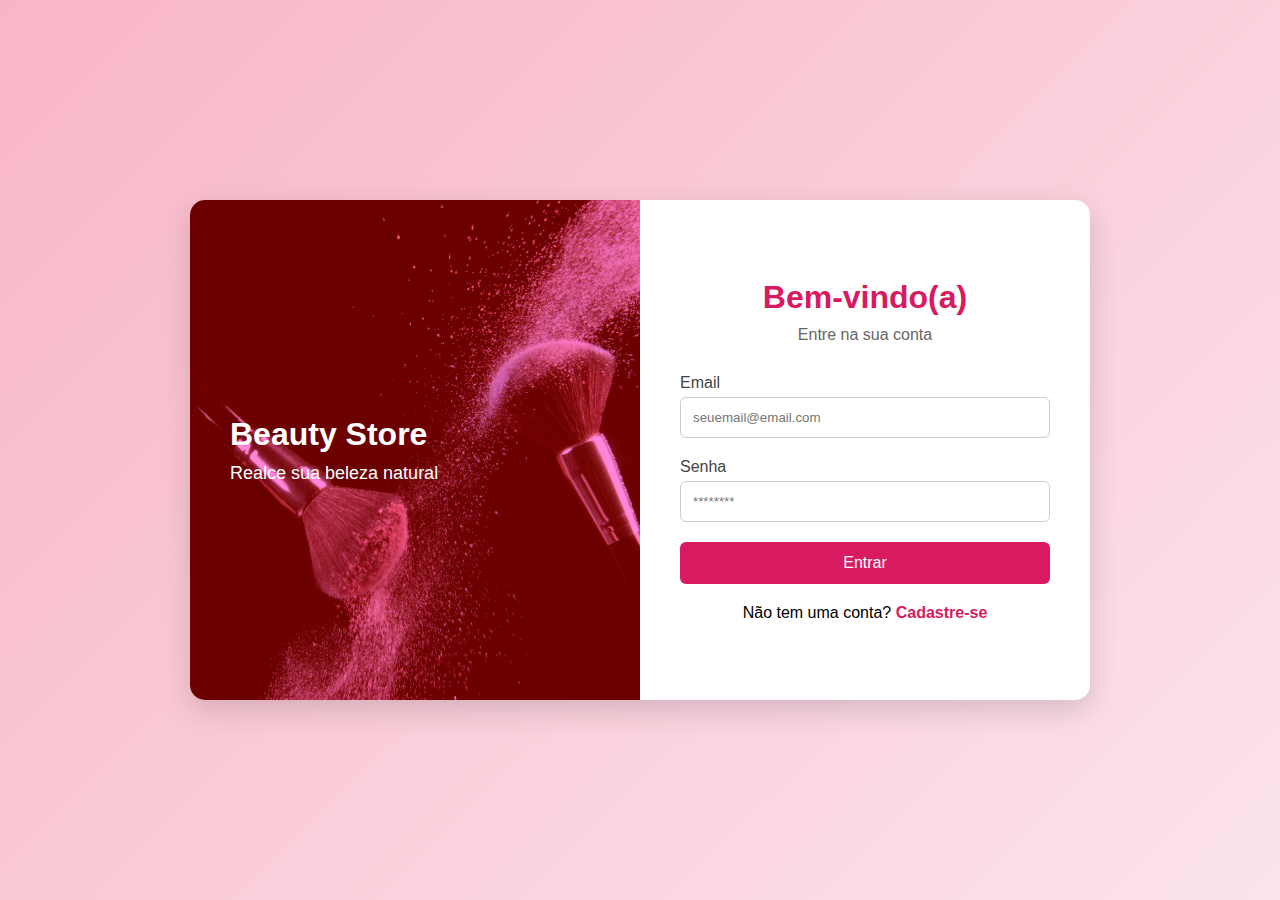
<file: index.html>
<!DOCTYPE html>
<html lang="pt-br">
<head>
  <meta charset="UTF-8">
  <title>Login | Beauty</title>
  <link rel="stylesheet" href="estilo.css">
</head>
<body>

  <div class="login-container">

    <div class="login-image">
      <h2>Beauty Store</h2>
      <p>Realce sua beleza natural</p>
    </div>

    <div class="login-box">
      <h1>Bem-vindo(a)</h1>
      <p>Entre na sua conta</p>

      <form>
        <label>Email</label>
        <input type="email" placeholder="seuemail@email.com" required>

        <label>Senha</label>
        <input type="password" placeholder="********" required>

        <button type="submit">Entrar</button>
      </form>

      <span>
        Não tem uma conta?
        <a href="cadastro.html">Cadastre-se</a>
      </span>
    </div>

  </div>

</body>
</html>
</file>
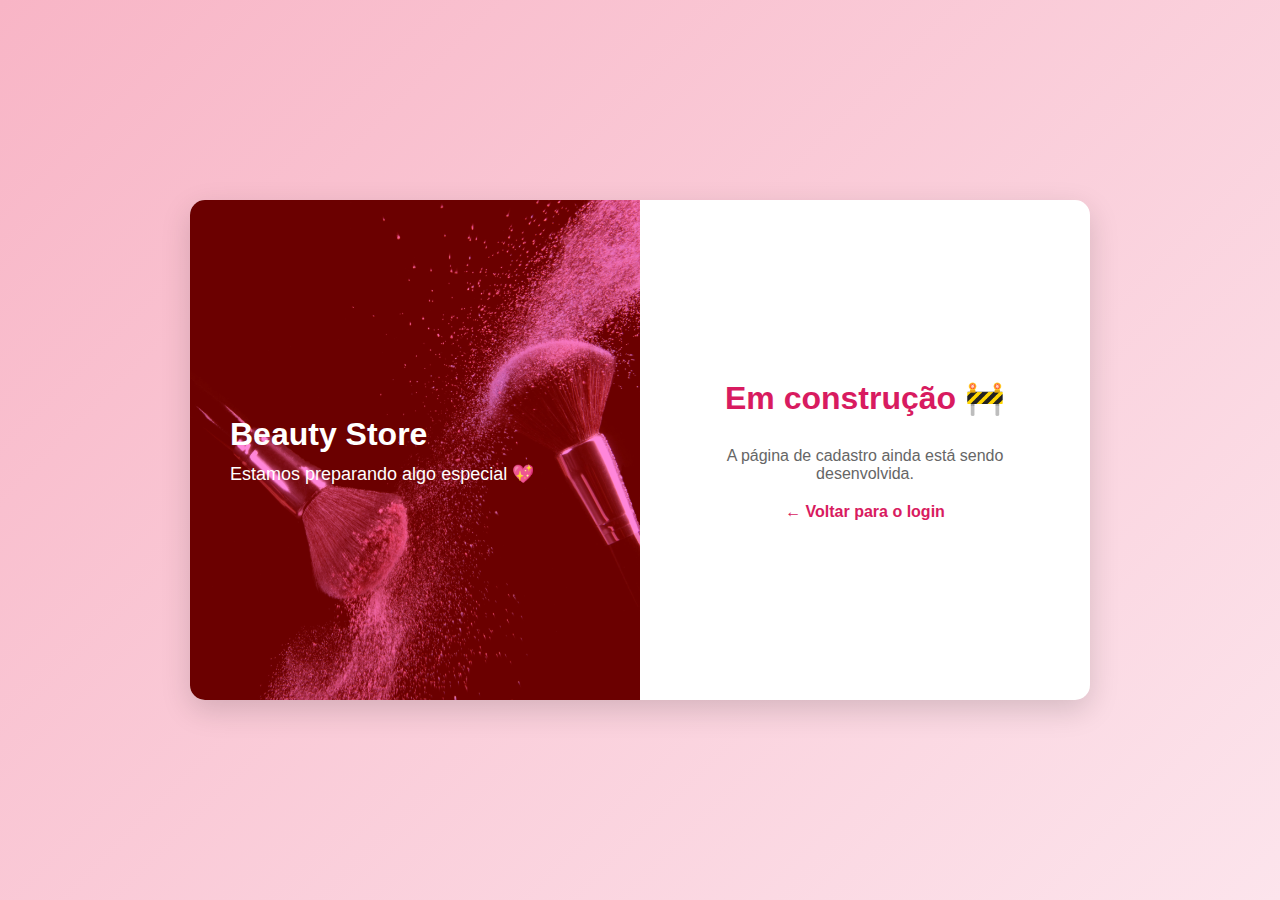
<file: cadastro.html>
<!DOCTYPE html>
<html lang="pt-br">
<head>
  <meta charset="UTF-8">
  <title>Cadastro | Beauty</title>
  <link rel="stylesheet" href="estilo.css">
</head>
<body>

  <div class="login-container">

    <div class="login-image">
      <h2>Beauty Store</h2>
      <p>Estamos preparando algo especial 💖</p>
    </div>

    <div class="login-box">
      <h1>Em construção 🚧</h1>

      <p style="margin: 20px 0; color: #666;">
        A página de cadastro ainda está sendo desenvolvida.
      </p>

      <a href="login.html" class="back-link">← Voltar para o login</a>
    </div>

  </div>

</body>
</html>
</file>
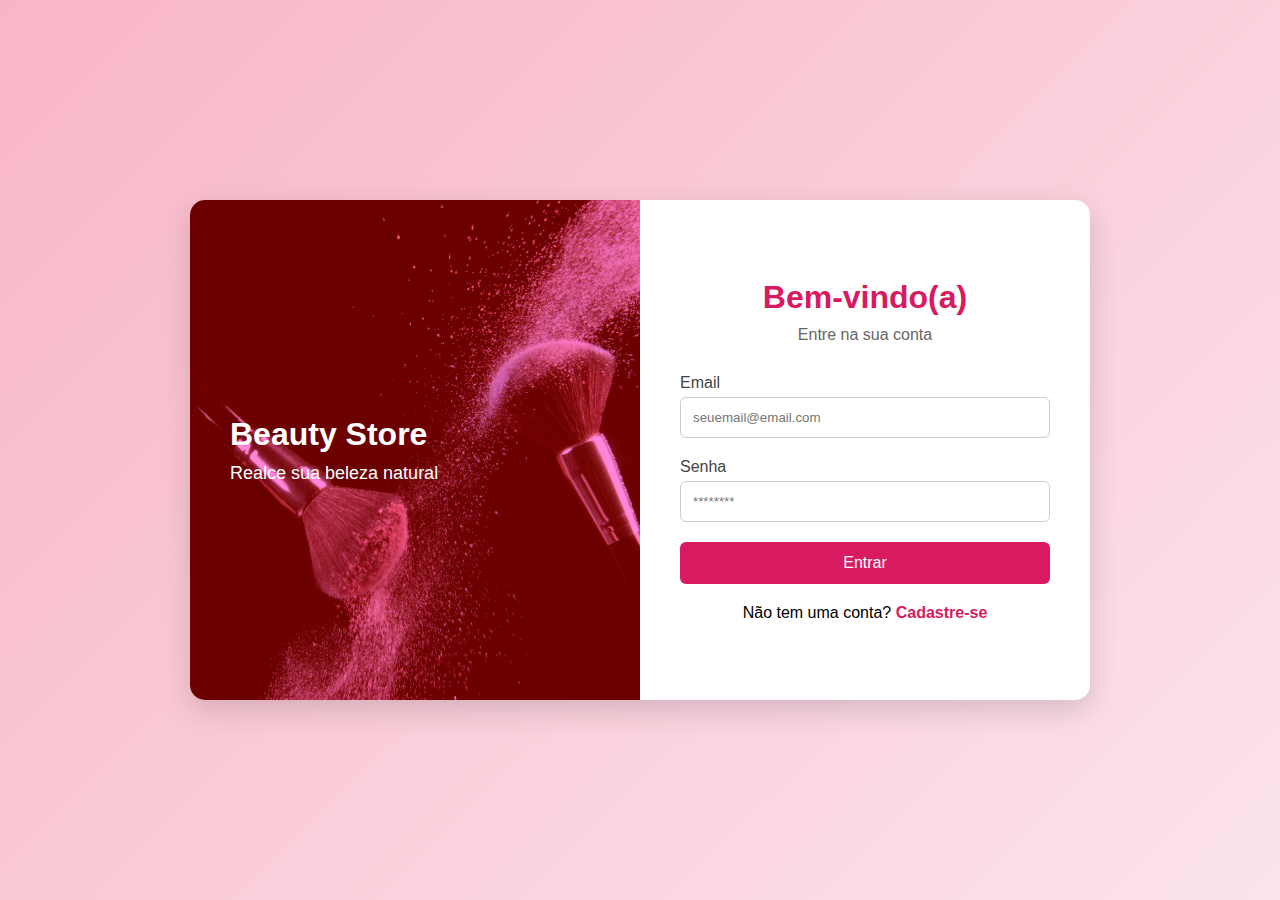
<file: login.html>
<!DOCTYPE html>
<html lang="pt-br">
<head>
  <meta charset="UTF-8">
  <title>Login | Beauty</title>
  <link rel="stylesheet" href="estilo.css">
</head>
<body>

  <div class="login-container">

    <div class="login-image">
      <h2>Beauty Store</h2>
      <p>Realce sua beleza natural</p>
    </div>

    <div class="login-box">
      <h1>Bem-vindo(a)</h1>
      <p>Entre na sua conta</p>

      <form>
        <label>Email</label>
        <input type="email" placeholder="seuemail@email.com" required>

        <label>Senha</label>
        <input type="password" placeholder="********" required>

        <button type="submit">Entrar</button>
      </form>

      <span>
        Não tem uma conta?
        <a href="cadastro.html">Cadastre-se</a>
      </span>
    </div>

  </div>

</body>
</html>
</file>
<file: estilo.css>
* {
  margin: 0;
  padding: 0;
  box-sizing: border-box;
  font-family: Arial, sans-serif;
}

body {
  min-height: 100vh;
  background: linear-gradient(135deg, #f8b5c6, #fce4ec);
  display: flex;
  align-items: center;
  justify-content: center;
}

.login-container {
  width: 900px;
  max-width: 95%;
  height: 500px;
  background: #fff;
  border-radius: 15px;
  display: flex;
  overflow: hidden;
  box-shadow: 0 10px 30px rgba(0,0,0,0.15);
}

.login-image {
  flex: 1;
  background: url("img/login.jpg") center/cover no-repeat;
  background-color: rgba(216, 27, 96, 0.6);
  background-blend-mode: overlay;
  color: #fff;
  padding: 40px;
  display: flex;
  flex-direction: column;
  justify-content: center;
}

.login-image h2 {
  font-size: 32px;
  margin-bottom: 10px;
}

.login-image p {
  font-size: 18px;
}

.login-box {
  flex: 1;
  padding: 40px;
  text-align: center;
  display: flex;
  flex-direction: column;
  justify-content: center;
}

.login-box h1 {
  color: #d81b60;
  margin-bottom: 10px;
}

.login-box p {
  color: #666;
  margin-bottom: 30px;
}

form {
  display: flex;
  flex-direction: column;
}

label {
  text-align: left;
  margin-bottom: 5px;
  color: #444;
}

input {
  padding: 12px;
  margin-bottom: 20px;
  border-radius: 6px;
  border: 1px solid #ccc;
}

input:focus {
  outline: none;
  border-color: #d81b60;
}

button {
  padding: 12px;
  background: #d81b60;
  color: #fff;
  border: none;
  border-radius: 6px;
  cursor: pointer;
  font-size: 16px;
}

button:hover {
  background: #c2185b;
}

span {
  display: block;
  margin-top: 20px;
}

span a,
.back-link {
  color: #d81b60;
  text-decoration: none;
  font-weight: bold;
}

@media (max-width: 768px) {
  .login-container {
    flex-direction: column;
    height: auto;
  }

  .login-image {
    height: 180px;
  }
}
</file>
